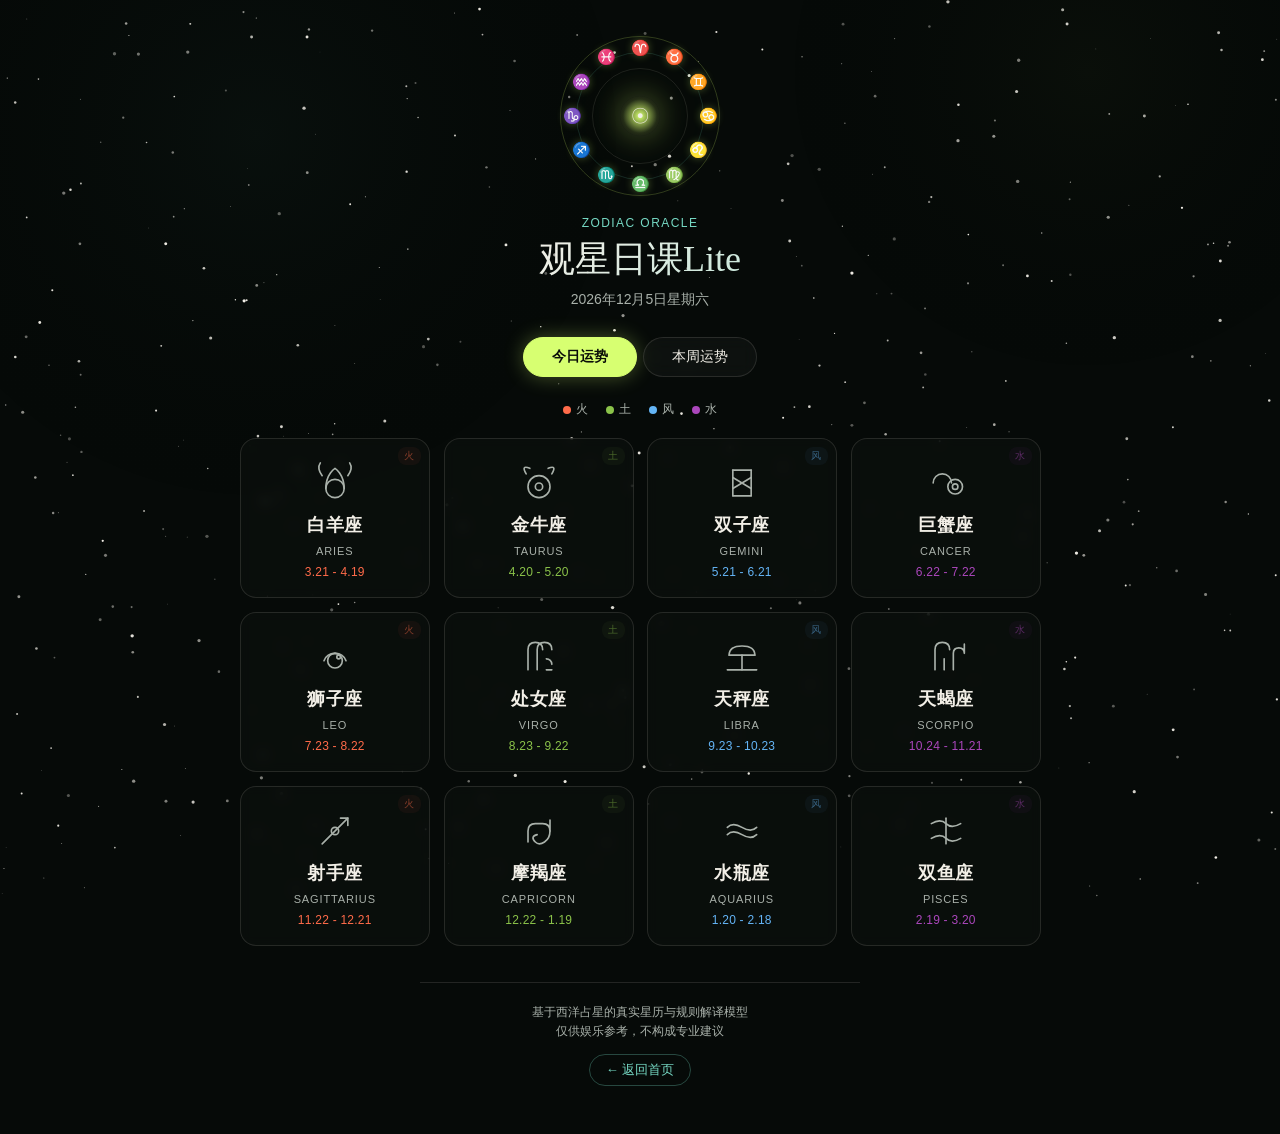
<file: static/index.html>
<!doctype html>
<html lang="zh-CN">
  <head>
    <meta charset="utf-8" />
    <meta name="viewport" content="width=device-width, initial-scale=1" />
    <title>观星日课Lite</title>
    <style>
      :root {
        color-scheme: dark;
        --ink: #f2efe7;
        --muted: #a9b1aa;
        --line: rgba(242, 239, 231, 0.12);
        --accent: #d7ff71;
        --accent-2: #76d9c4;
        /* Four Elements */
        --fire: #ff6b4a;
        --fire-glow: rgba(255, 107, 74, 0.35);
        --earth: #8bc34a;
        --earth-glow: rgba(139, 195, 74, 0.35);
        --air: #64b5f6;
        --air-glow: rgba(100, 181, 246, 0.35);
        --water: #ab47bc;
        --water-glow: rgba(171, 71, 188, 0.35);
      }

      * { box-sizing: border-box; margin: 0; padding: 0; }

      body {
        min-height: 100vh;
        background: #060a08;
        color: var(--ink);
        font-family: "Avenir Next", "PingFang SC", "Hiragino Sans GB", sans-serif;
        overflow-x: hidden;
      }

      /* ===== STARFIELD CANVAS ===== */
      #starfield {
        position: fixed;
        top: 0; left: 0;
        width: 100%; height: 100%;
        z-index: 0;
        pointer-events: none;
      }

      /* ===== MAIN CONTENT ===== */
      .page {
        position: relative;
        z-index: 1;
        min-height: 100vh;
        padding: 0 16px 48px;
      }

      /* ===== HEADER ===== */
      header {
        text-align: center;
        padding: 36px 0 28px;
        position: relative;
      }

      .zodiac-wheel-container {
        width: 160px;
        height: 160px;
        margin: 0 auto 20px;
        position: relative;
      }

      .zodiac-wheel {
        width: 100%;
        height: 100%;
        border-radius: 50%;
        position: relative;
        animation: wheelSpin 60s linear infinite;
      }

      .zodiac-wheel-ring {
        position: absolute;
        inset: 0;
        border-radius: 50%;
        border: 1px solid rgba(215, 255, 113, 0.2);
      }

      .zodiac-wheel-ring:nth-child(2) {
        inset: 16px;
        border-color: rgba(118, 217, 196, 0.15);
        animation: wheelSpin 45s linear infinite reverse;
      }

      .zodiac-wheel-ring:nth-child(3) {
        inset: 32px;
        border-color: rgba(242, 239, 231, 0.1);
      }

      .zodiac-wheel .wheel-symbol {
        position: absolute;
        left: 50%; top: 50%;
        width: 22px; height: 22px;
        margin: -11px;
        display: grid;
        place-items: center;
        font-size: 15px;
        color: var(--muted);
        transform: rotate(calc(var(--i) * 30deg)) translateY(-68px) rotate(calc(var(--i) * -30deg));
        text-shadow: 0 0 8px rgba(215, 255, 113, 0.3);
      }

      .zodiac-wheel-center {
        position: absolute;
        left: 50%; top: 50%;
        width: 40px; height: 40px;
        margin: -20px;
        border-radius: 50%;
        background: radial-gradient(circle, var(--accent) 0%, rgba(215, 255, 113, 0.15) 60%, transparent 100%);
        box-shadow: 0 0 30px rgba(215, 255, 113, 0.3), 0 0 60px rgba(215, 255, 113, 0.1);
        display: grid;
        place-items: center;
        font-size: 18px;
      }

      @keyframes wheelSpin { to { transform: rotate(360deg); } }

      .kicker {
        color: var(--accent-2);
        font-size: 12px;
        letter-spacing: 0.12em;
        text-transform: uppercase;
        margin-bottom: 8px;
      }

      h1 {
        font-family: Georgia, "Songti SC", serif;
        font-size: 36px;
        font-weight: 500;
        line-height: 1.2;
        background: linear-gradient(135deg, var(--ink) 40%, var(--accent-2));
        -webkit-background-clip: text;
        -webkit-text-fill-color: transparent;
        background-clip: text;
      }

      .date {
        color: var(--muted);
        font-size: 14px;
        margin-top: 10px;
      }

      /* ===== PERIOD BAR ===== */
      .period-bar {
        display: flex;
        justify-content: center;
        gap: 6px;
        margin-bottom: 24px;
      }

      .period-bar button {
        padding: 10px 28px;
        border: 1px solid var(--line);
        border-radius: 24px;
        background: rgba(255,255,255,0.03);
        color: var(--ink);
        font-size: 14px;
        cursor: pointer;
        transition: all 0.3s ease;
        backdrop-filter: blur(8px);
      }

      .period-bar button:hover {
        border-color: var(--accent-2);
        background: rgba(118, 217, 196, 0.06);
      }

      .period-bar button.active {
        background: var(--accent);
        color: #0a0e08;
        border-color: var(--accent);
        font-weight: 600;
        box-shadow: 0 0 20px rgba(215, 255, 113, 0.3);
      }

      /* ===== ELEMENT LEGEND ===== */
      .element-legend {
        display: flex;
        justify-content: center;
        gap: 18px;
        margin-bottom: 20px;
        font-size: 12px;
        color: var(--muted);
      }

      .element-legend span {
        display: flex;
        align-items: center;
        gap: 5px;
      }

      .element-dot {
        width: 8px;
        height: 8px;
        border-radius: 50%;
        display: inline-block;
      }

      /* ===== ZODIAC GRID ===== */
      .grid {
        display: grid;
        grid-template-columns: repeat(2, 1fr);
        gap: 14px;
        max-width: 440px;
        margin: 0 auto;
      }

      .card {
        display: flex;
        flex-direction: column;
        align-items: center;
        gap: 8px;
        padding: 22px 12px 18px;
        border: 1px solid var(--line);
        border-radius: 16px;
        background: rgba(12, 16, 14, 0.7);
        text-decoration: none;
        color: var(--ink);
        transition: all 0.35s cubic-bezier(0.4, 0, 0.2, 1);
        -webkit-tap-highlight-color: transparent;
        position: relative;
        overflow: hidden;
        /* entrance animation */
        opacity: 0;
        transform: translateY(30px) scale(0.95);
        animation: cardEnter 0.6s cubic-bezier(0.4, 0, 0.2, 1) forwards;
        backdrop-filter: blur(6px);
      }

      @keyframes cardEnter {
        to { opacity: 1; transform: translateY(0) scale(1); }
      }

      /* Hover glow per element */
      .card[data-element="fire"]:hover,
      .card[data-element="fire"]:active {
        border-color: var(--fire);
        box-shadow: 0 0 24px var(--fire-glow), inset 0 0 20px rgba(255, 107, 74, 0.05);
        background: rgba(255, 107, 74, 0.06);
        transform: translateY(-4px) scale(1.02);
      }
      .card[data-element="earth"]:hover,
      .card[data-element="earth"]:active {
        border-color: var(--earth);
        box-shadow: 0 0 24px var(--earth-glow), inset 0 0 20px rgba(139, 195, 74, 0.05);
        background: rgba(139, 195, 74, 0.06);
        transform: translateY(-4px) scale(1.02);
      }
      .card[data-element="air"]:hover,
      .card[data-element="air"]:active {
        border-color: var(--air);
        box-shadow: 0 0 24px var(--air-glow), inset 0 0 20px rgba(100, 181, 246, 0.05);
        background: rgba(100, 181, 246, 0.06);
        transform: translateY(-4px) scale(1.02);
      }
      .card[data-element="water"]:hover,
      .card[data-element="water"]:active {
        border-color: var(--water);
        box-shadow: 0 0 24px var(--water-glow), inset 0 0 20px rgba(171, 71, 188, 0.05);
        background: rgba(171, 71, 188, 0.06);
        transform: translateY(-4px) scale(1.02);
      }

      /* Constellation pattern overlay */
      .card::before {
        content: "";
        position: absolute;
        inset: 0;
        opacity: 0;
        transition: opacity 0.35s ease;
        pointer-events: none;
        background:
          radial-gradient(1px 1px at 20% 30%, rgba(255,255,255,0.15) 0%, transparent 100%),
          radial-gradient(1px 1px at 60% 70%, rgba(255,255,255,0.1) 0%, transparent 100%),
          radial-gradient(1px 1px at 80% 20%, rgba(255,255,255,0.12) 0%, transparent 100%),
          radial-gradient(1px 1px at 40% 80%, rgba(255,255,255,0.08) 0%, transparent 100%);
      }
      .card:hover::before { opacity: 1; }

      .card .icon {
        width: 44px;
        height: 44px;
        display: grid;
        place-items: center;
      }

      .card .icon svg {
        width: 100%;
        height: 100%;
        fill: none;
        stroke: var(--muted);
        stroke-width: 1.8;
        stroke-linecap: round;
        stroke-linejoin: round;
        transition: stroke 0.3s ease, filter 0.3s ease;
      }

      .card:hover .icon svg {
        filter: drop-shadow(0 0 6px currentColor);
      }
      .card[data-element="fire"]:hover .icon svg { stroke: var(--fire); }
      .card[data-element="earth"]:hover .icon svg { stroke: var(--earth); }
      .card[data-element="air"]:hover .icon svg { stroke: var(--air); }
      .card[data-element="water"]:hover .icon svg { stroke: var(--water); }

      .card .name {
        font-size: 18px;
        font-weight: 600;
        letter-spacing: 0.02em;
      }

      .card .en {
        font-size: 11px;
        color: var(--muted);
        letter-spacing: 0.08em;
        text-transform: uppercase;
      }

      .card .range {
        font-size: 12px;
        letter-spacing: 0.02em;
      }
      .card[data-element="fire"] .range { color: var(--fire); }
      .card[data-element="earth"] .range { color: var(--earth); }
      .card[data-element="air"] .range { color: var(--air); }
      .card[data-element="water"] .range { color: var(--water); }

      /* Element badge */
      .card .element-badge {
        position: absolute;
        top: 8px;
        right: 8px;
        font-size: 10px;
        padding: 2px 6px;
        border-radius: 8px;
        letter-spacing: 0.06em;
        opacity: 0.5;
      }
      .card[data-element="fire"] .element-badge { color: var(--fire); background: rgba(255,107,74,0.1); }
      .card[data-element="earth"] .element-badge { color: var(--earth); background: rgba(139,195,74,0.1); }
      .card[data-element="air"] .element-badge { color: var(--air); background: rgba(100,181,246,0.1); }
      .card[data-element="water"] .element-badge { color: var(--water); background: rgba(171,71,188,0.1); }

      /* ===== FOOTER ===== */
      .footer {
        text-align: center;
        margin-top: 36px;
        padding-top: 20px;
        border-top: 1px solid var(--line);
        max-width: 440px;
        margin-left: auto;
        margin-right: auto;
      }

      .footer p {
        color: var(--muted);
        font-size: 12px;
        line-height: 1.6;
      }

      .footer .home-link {
        display: inline-block;
        margin-top: 12px;
        color: var(--accent-2);
        text-decoration: none;
        font-size: 13px;
        padding: 6px 16px;
        border: 1px solid rgba(118, 217, 196, 0.3);
        border-radius: 16px;
        transition: all 0.3s ease;
      }
      .footer .home-link:hover {
        background: rgba(118, 217, 196, 0.08);
        border-color: var(--accent-2);
      }

      /* ===== RESPONSIVE ===== */
      @media (max-width: 380px) {
        .grid { gap: 10px; }
        .card { padding: 16px 8px 14px; }
        h1 { font-size: 28px; }
        .zodiac-wheel-container { width: 120px; height: 120px; }
        .zodiac-wheel .wheel-symbol {
          transform: rotate(calc(var(--i) * 30deg)) translateY(-50px) rotate(calc(var(--i) * -30deg));
          font-size: 12px;
        }
      }

      @media (min-width: 600px) {
        .grid {
          grid-template-columns: repeat(3, 1fr);
          max-width: 600px;
        }
      }

      @media (min-width: 900px) {
        .grid {
          grid-template-columns: repeat(4, 1fr);
          max-width: 800px;
        }
      }
    </style>
  </head>
  <body>
    <canvas id="starfield"></canvas>

    <div class="page">
      <header>
        <div class="zodiac-wheel-container">
          <div class="zodiac-wheel">
            <div class="zodiac-wheel-ring"></div>
            <div class="zodiac-wheel-ring"></div>
            <div class="zodiac-wheel-ring"></div>
            <span class="wheel-symbol" style="--i:0">♈</span>
            <span class="wheel-symbol" style="--i:1">♉</span>
            <span class="wheel-symbol" style="--i:2">♊</span>
            <span class="wheel-symbol" style="--i:3">♋</span>
            <span class="wheel-symbol" style="--i:4">♌</span>
            <span class="wheel-symbol" style="--i:5">♍</span>
            <span class="wheel-symbol" style="--i:6">♎</span>
            <span class="wheel-symbol" style="--i:7">♏</span>
            <span class="wheel-symbol" style="--i:8">♐</span>
            <span class="wheel-symbol" style="--i:9">♑</span>
            <span class="wheel-symbol" style="--i:10">♒</span>
            <span class="wheel-symbol" style="--i:11">♓</span>
            <div class="zodiac-wheel-center">☉</div>
          </div>
        </div>
        <p class="kicker">Zodiac Oracle</p>
        <h1>观星日课Lite</h1>
        <div class="date" id="todayLabel"></div>
      </header>

      <div class="period-bar">
        <button class="active" data-period="daily">今日运势</button>
        <button data-period="weekly">本周运势</button>
      </div>

      <div class="element-legend">
        <span><i class="element-dot" style="background:var(--fire)"></i>火</span>
        <span><i class="element-dot" style="background:var(--earth)"></i>土</span>
        <span><i class="element-dot" style="background:var(--air)"></i>风</span>
        <span><i class="element-dot" style="background:var(--water)"></i>水</span>
      </div>

      <div class="grid" id="signGrid"></div>

      <div class="footer">
        <p>基于西洋占星的真实星历与规则解译模型<br>仅供娱乐参考，不构成专业建议</p>
        <a href="/" class="home-link">← 返回首页</a>
      </div>
    </div>

    <script>
      /* ===== STARFIELD ===== */
      (function() {
        const canvas = document.getElementById('starfield');
        const ctx = canvas.getContext('2d');
        let stars = [];
        let shootingStars = [];
        let w, h;

        function resize() {
          w = canvas.width = window.innerWidth;
          h = canvas.height = window.innerHeight;
        }

        function createStars() {
          stars = [];
          const count = Math.floor((w * h) / 2400);
          for (let i = 0; i < count; i++) {
            stars.push({
              x: Math.random() * w,
              y: Math.random() * h,
              r: Math.random() * 1.4 + 0.3,
              alpha: Math.random() * 0.7 + 0.3,
              da: (Math.random() - 0.5) * 0.008,
              vx: (Math.random() - 0.5) * 0.08,
              vy: (Math.random() - 0.5) * 0.04,
            });
          }
        }

        function spawnShootingStar() {
          if (Math.random() > 0.003) return;
          shootingStars.push({
            x: Math.random() * w * 0.8,
            y: Math.random() * h * 0.4,
            len: Math.random() * 80 + 40,
            speed: Math.random() * 4 + 3,
            angle: Math.PI / 6 + Math.random() * 0.3,
            alpha: 1,
            life: 1,
          });
        }

        function draw() {
          ctx.clearRect(0, 0, w, h);

          // Nebula glow
          const grd1 = ctx.createRadialGradient(w * 0.2, h * 0.15, 0, w * 0.2, h * 0.15, w * 0.3);
          grd1.addColorStop(0, 'rgba(118, 217, 196, 0.03)');
          grd1.addColorStop(1, 'transparent');
          ctx.fillStyle = grd1;
          ctx.fillRect(0, 0, w, h);

          const grd2 = ctx.createRadialGradient(w * 0.85, h * 0.08, 0, w * 0.85, h * 0.08, w * 0.25);
          grd2.addColorStop(0, 'rgba(215, 255, 113, 0.025)');
          grd2.addColorStop(1, 'transparent');
          ctx.fillStyle = grd2;
          ctx.fillRect(0, 0, w, h);

          // Stars
          for (const s of stars) {
            s.alpha += s.da;
            if (s.alpha > 1 || s.alpha < 0.15) s.da = -s.da;
            s.x += s.vx;
            s.y += s.vy;
            if (s.x < 0) s.x = w;
            if (s.x > w) s.x = 0;
            if (s.y < 0) s.y = h;
            if (s.y > h) s.y = 0;

            ctx.beginPath();
            ctx.arc(s.x, s.y, s.r, 0, Math.PI * 2);
            ctx.fillStyle = `rgba(242, 239, 231, ${s.alpha})`;
            ctx.fill();
          }

          // Shooting stars
          spawnShootingStar();
          for (let i = shootingStars.length - 1; i >= 0; i--) {
            const ss = shootingStars[i];
            ss.x += Math.cos(ss.angle) * ss.speed;
            ss.y += Math.sin(ss.angle) * ss.speed;
            ss.life -= 0.015;
            ss.alpha = ss.life;

            if (ss.life <= 0) {
              shootingStars.splice(i, 1);
              continue;
            }

            const tailX = ss.x - Math.cos(ss.angle) * ss.len;
            const tailY = ss.y - Math.sin(ss.angle) * ss.len;

            const grad = ctx.createLinearGradient(tailX, tailY, ss.x, ss.y);
            grad.addColorStop(0, 'transparent');
            grad.addColorStop(1, `rgba(242, 239, 231, ${ss.alpha})`);
            ctx.beginPath();
            ctx.moveTo(tailX, tailY);
            ctx.lineTo(ss.x, ss.y);
            ctx.strokeStyle = grad;
            ctx.lineWidth = 1.5;
            ctx.stroke();

            // Head glow
            ctx.beginPath();
            ctx.arc(ss.x, ss.y, 2, 0, Math.PI * 2);
            ctx.fillStyle = `rgba(215, 255, 113, ${ss.alpha * 0.8})`;
            ctx.fill();
          }

          requestAnimationFrame(draw);
        }

        resize();
        createStars();
        draw();
        window.addEventListener('resize', () => { resize(); createStars(); });
      })();

      /* ===== ZODIAC DATA ===== */
      const signs = [
        ["aries", "白羊座", "Aries", "3.21 - 4.19", "fire",
         '<svg viewBox="0 0 48 48"><circle cx="24" cy="30" r="10"/><path d="M14 30 C14 14 24 8 24 8 C24 8 34 14 34 30"/><path d="M10 16 Q4 8 8 2"/><path d="M38 16 Q44 8 40 2"/></svg>'],
        ["taurus", "金牛座", "Taurus", "4.20 - 5.20", "earth",
         '<svg viewBox="0 0 48 48"><path d="M10 14 Q4 4 14 8"/><path d="M38 14 Q44 4 34 8"/><circle cx="24" cy="28" r="12"/><circle cx="24" cy="28" r="4"/></svg>'],
        ["gemini", "双子座", "Gemini", "5.21 - 6.21", "air",
         '<svg viewBox="0 0 48 48"><line x1="14" y1="10" x2="34" y2="10"/><line x1="14" y1="38" x2="34" y2="38"/><line x1="14" y1="10" x2="14" y2="38"/><line x1="34" y1="10" x2="34" y2="38"/><line x1="14" y1="18" x2="34" y2="30"/><line x1="14" y1="30" x2="34" y2="18"/></svg>'],
        ["cancer", "巨蟹座", "Cancer", "6.22 - 7.22", "water",
         '<svg viewBox="0 0 48 48"><path d="M10 24 A10 10 0 0 1 30 24"/><circle cx="34" cy="28" r="8"/><circle cx="34" cy="28" r="3"/></svg>'],
        ["leo", "狮子座", "Leo", "7.23 - 8.22", "fire",
         '<svg viewBox="0 0 48 48"><path d="M16 28 A8 8 0 1 1 32 28 A8 8 0 1 1 16 28"/><path d="M24 20 A12 12 0 0 1 36 28"/><path d="M24 20 A12 12 0 0 0 12 28"/><circle cx="28" cy="24" r="2"/></svg>'],
        ["virgo", "处女座", "Virgo", "8.23 - 9.22", "earth",
         '<svg viewBox="0 0 48 48"><path d="M12 38 L12 16 Q12 8 20 8 Q28 8 28 16"/><path d="M22 38 L22 16 Q22 8 30 8 Q38 8 38 16"/><path d="M32 38 L38 38"/><path d="M32 26 A6 6 0 0 1 38 32"/></svg>'],
        ["libra", "天秤座", "Libra", "9.23 - 10.23", "air",
         '<svg viewBox="0 0 48 48"><line x1="24" y1="38" x2="24" y2="22"/><line x1="10" y1="22" x2="38" y2="22"/><path d="M10 22 Q10 12 24 12 Q38 12 38 22"/><line x1="8" y1="38" x2="40" y2="38"/></svg>'],
        ["scorpio", "天蝎座", "Scorpio", "10.24 - 11.21", "water",
         '<svg viewBox="0 0 48 48"><path d="M12 38 L12 16 Q12 8 20 8 Q28 8 28 16"/><path d="M22 38 L22 26"/><path d="M32 38 L32 20 Q32 14 38 14 Q44 14 44 20 L44 10"/></svg>'],
        ["sagittarius", "射手座", "Sagittarius", "11.22 - 12.21", "fire",
         '<svg viewBox="0 0 48 48"><line x1="10" y1="38" x2="38" y2="10"/><path d="M30 10 L38 10 L38 18"/><circle cx="24" cy="24" r="4"/></svg>'],
        ["capricorn", "摩羯座", "Capricorn", "12.22 - 1.19", "earth",
         '<svg viewBox="0 0 48 48"><path d="M12 36 L12 24 Q12 16 20 16 L28 16 Q36 16 36 24 L36 12"/><path d="M36 24 Q36 32 30 36 Q24 40 20 36 Q14 30 22 28"/></svg>'],
        ["aquarius", "水瓶座", "Aquarius", "1.20 - 2.18", "air",
         '<svg viewBox="0 0 48 48"><path d="M8 20 Q14 14 24 20 Q34 26 40 20"/><path d="M8 28 Q14 22 24 28 Q34 34 40 28"/></svg>'],
        ["pisces", "双鱼座", "Pisces", "2.19 - 3.20", "water",
         '<svg viewBox="0 0 48 48"><path d="M8 16 Q18 10 24 16 Q30 22 40 16"/><line x1="24" y1="10" x2="24" y2="38"/><path d="M8 32 Q18 26 24 32 Q30 38 40 32"/></svg>'],
      ];

      const elementNames = { fire: "火", earth: "土", air: "风", water: "水" };
      let period = "daily";

      // Date
      document.getElementById("todayLabel").textContent =
        new Date().toLocaleDateString("zh-CN", {
          year: "numeric", month: "long", day: "numeric", weekday: "long",
        });

      // Render grid
      const grid = document.getElementById("signGrid");
      grid.innerHTML = signs.map(([key, cn, en, range, element, icon], i) =>
        `<a class="card" data-element="${element}"
            href="/horoscope/static/detail.html?sign=${key}&period=${period}"
            style="animation-delay: ${i * 0.06}s">
          <span class="element-badge">${elementNames[element]}</span>
          <span class="icon">${icon}</span>
          <span class="name">${cn}</span>
          <span class="en">${en}</span>
          <span class="range">${range}</span>
        </a>`
      ).join("");

      // Period buttons
      document.querySelectorAll(".period-bar button").forEach(btn => {
        btn.addEventListener("click", () => {
          document.querySelectorAll(".period-bar button").forEach(b => b.classList.remove("active"));
          btn.classList.add("active");
          period = btn.dataset.period;
          grid.querySelectorAll(".card").forEach((card, i) => {
            card.href = `/horoscope/static/detail.html?sign=${signs[i][0]}&period=${period}`;
          });
        });
      });

      /* ===== PARALLAX on scroll ===== */
      let ticking = false;
      window.addEventListener('scroll', () => {
        if (!ticking) {
          requestAnimationFrame(() => {
            const scrollY = window.scrollY;
            const header = document.querySelector('header');
            if (header) {
              header.style.transform = `translateY(${scrollY * 0.15}px)`;
              header.style.opacity = Math.max(0, 1 - scrollY / 500);
            }
            ticking = false;
          });
          ticking = true;
        }
      });
    </script>
  </body>
</html>
</file>
